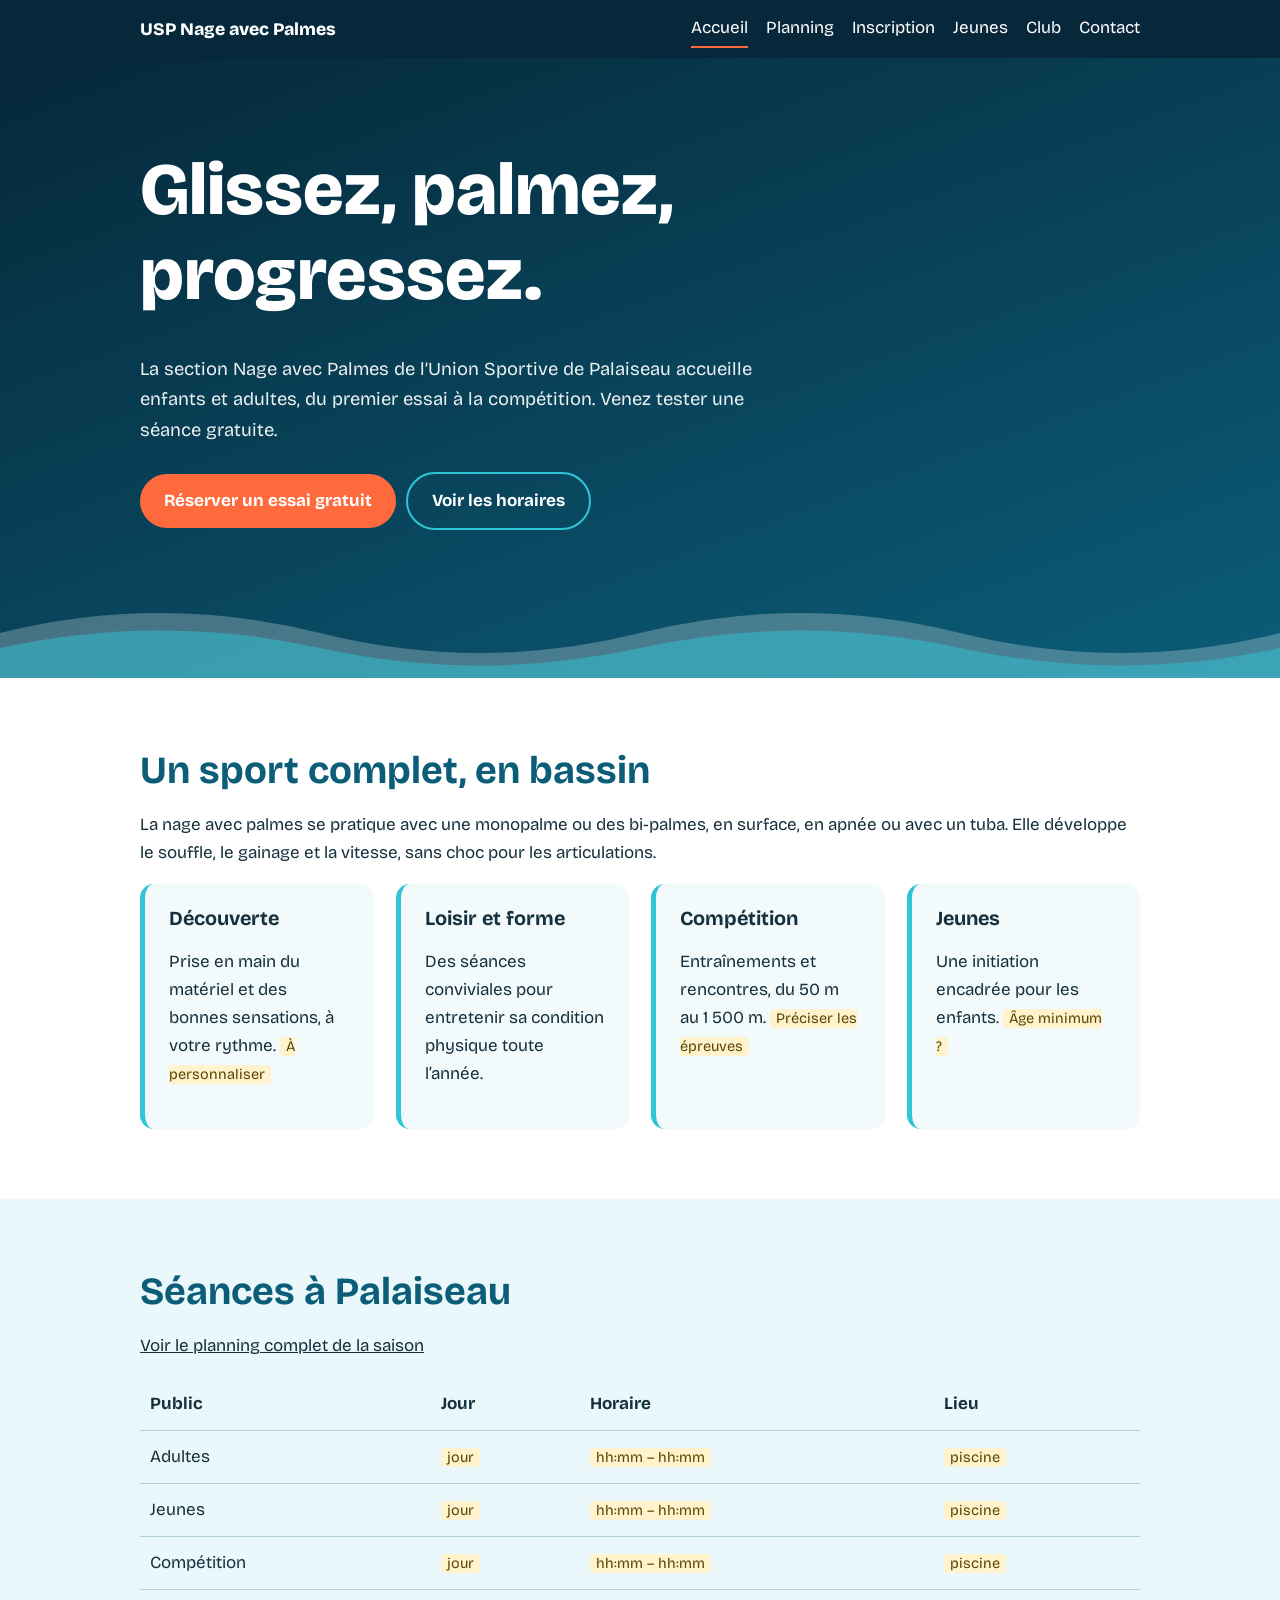
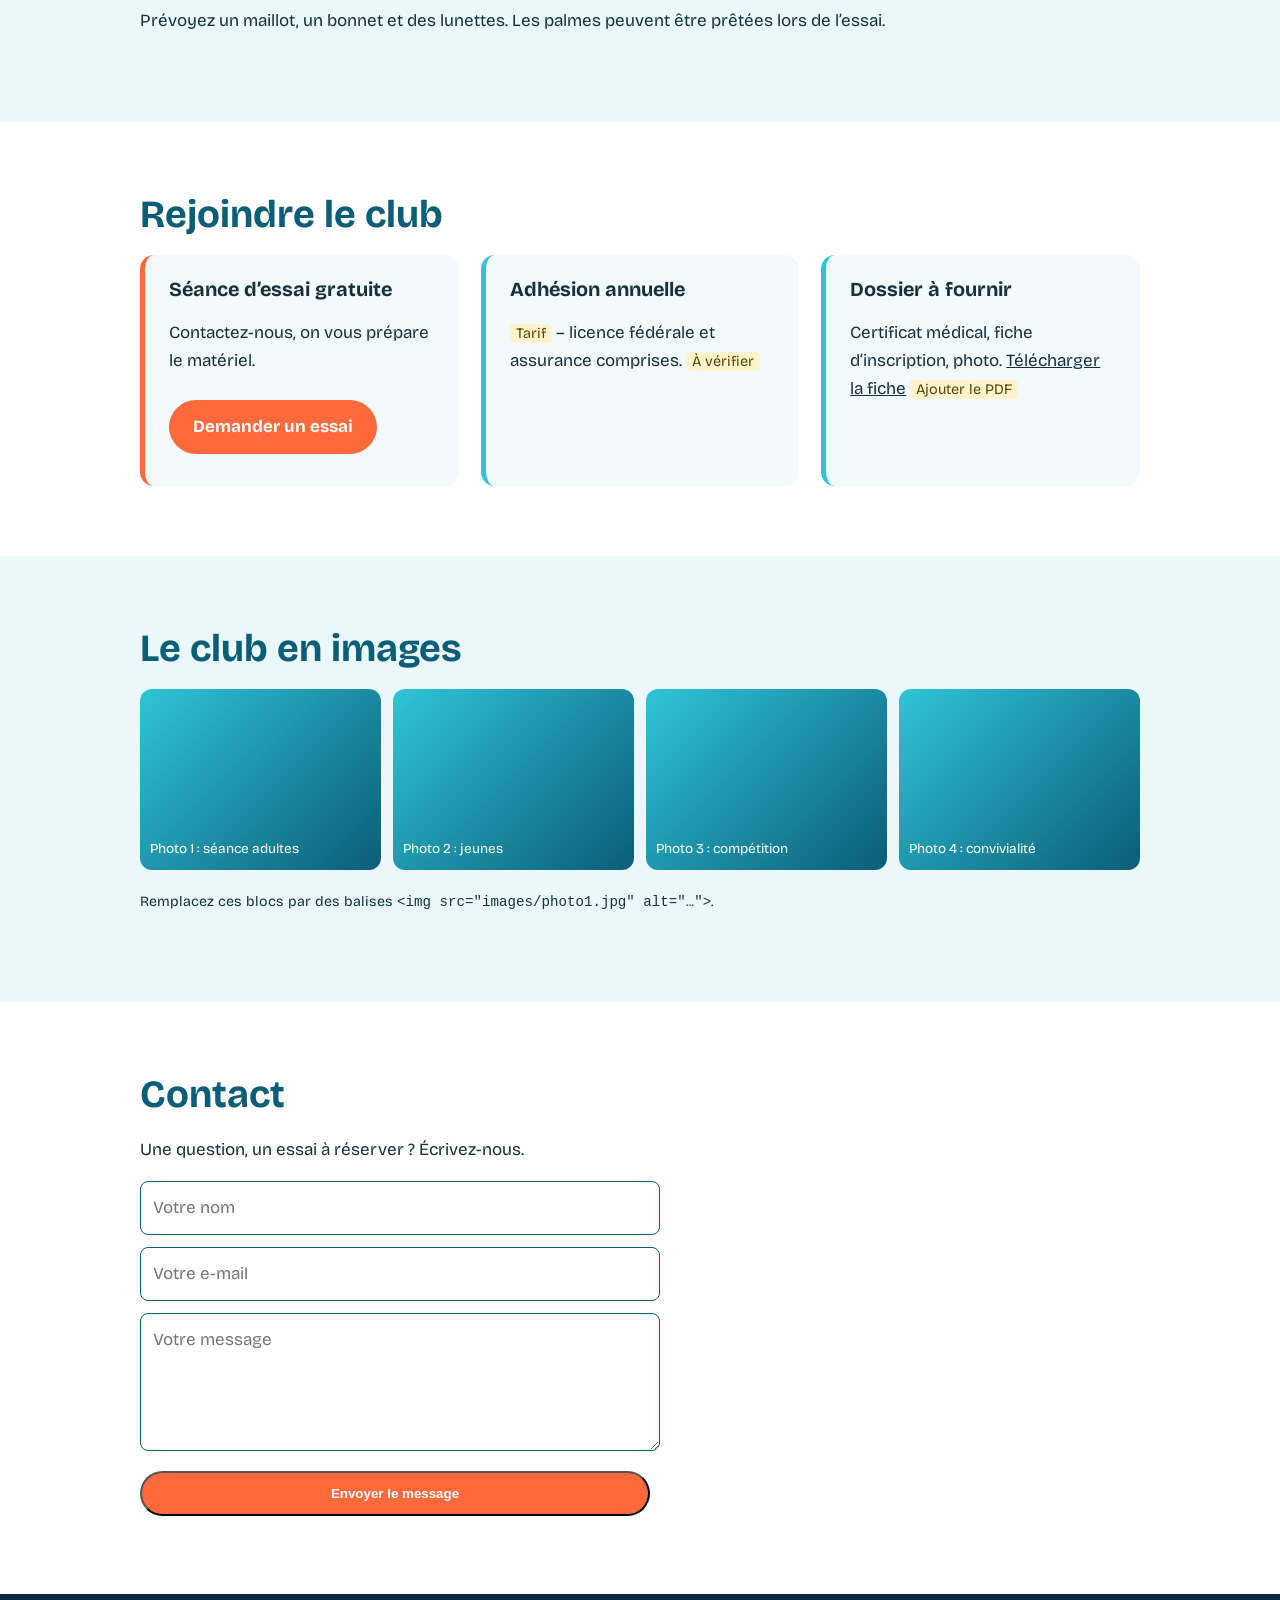
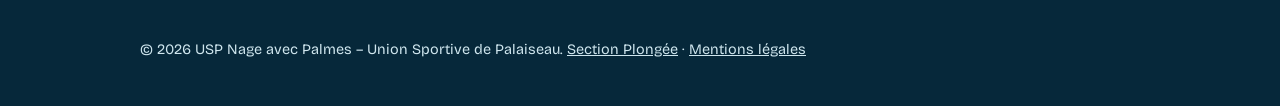
<file: index.html>
<!DOCTYPE html>
<html lang="fr">
<head>
<meta charset="utf-8">
<meta name="viewport" content="width=device-width, initial-scale=1">
<title>USP Nage avec Palmes – Palaiseau</title>
<meta name="description" content="Section Nage avec Palmes de l’Union Sportive de Palaiseau : découverte, loisir et compétition, enfants et adultes. Séance d’essai gratuite.">
<link rel="preconnect" href="https://fonts.googleapis.com">
<link rel="preconnect" href="https://fonts.gstatic.com" crossorigin>
<link rel="stylesheet" href="https://fonts.googleapis.com/css2?family=Bricolage+Grotesque:wght@400;700;800&display=swap">
<link rel="stylesheet" href="style.css">
</head>
<body>
<header><div class="wrap">
<a class="logo" href="index.html">USP Nage avec Palmes</a>
<nav aria-label="Navigation principale"><a href="index.html" aria-current="page">Accueil</a><a href="planning.html">Planning</a><a href="inscription.html">Inscription</a><a href="jeunes.html">Jeunes</a><a href="club.html">Club</a><a href="index.html#contact">Contact</a></nav></div></header>

<main id="top">
<div class="hero"><div class="wrap">
<h1>Glissez, palmez, progressez.</h1>
<p>La section Nage avec Palmes de l’Union Sportive de Palaiseau accueille enfants et adultes, du premier essai à la compétition. Venez tester une séance gratuite.</p>
<a class="btn" href="#contact">Réserver un essai gratuit</a><a class="btn alt" href="planning.html">Voir les horaires</a>
</div>
<svg class="waves" viewBox="0 0 1200 90" preserveAspectRatio="none" aria-hidden="true"><path fill="#ffffff" fill-opacity=".25" d="M0 45 Q75 5 150 45 T300 45 T450 45 T600 45 T750 45 T900 45 T1050 45 T1200 45 V90 H0Z"/><path fill="#2fc4d6" fill-opacity=".5" d="M0 60 Q75 25 150 60 T300 60 T450 60 T600 60 T750 60 T900 60 T1050 60 T1200 60 V90 H0Z"/></svg>
</div>

<section id="discipline"><div class="wrap">
<h2>Un sport complet, en bassin</h2>
<p>La nage avec palmes se pratique avec une monopalme ou des bi-palmes, en surface, en apnée ou avec un tuba. Elle développe le souffle, le gainage et la vitesse, sans choc pour les articulations.</p>
<div class="grid">
<div class="card"><h3>Découverte</h3><p>Prise en main du matériel et des bonnes sensations, à votre rythme. <span class="todo">À personnaliser</span></p></div>
<div class="card"><h3>Loisir et forme</h3><p>Des séances conviviales pour entretenir sa condition physique toute l’année.</p></div>
<div class="card"><h3>Compétition</h3><p>Entraînements et rencontres, du 50 m au 1 500 m. <span class="todo">Préciser les épreuves</span></p></div>
<div class="card"><h3>Jeunes</h3><p>Une initiation encadrée pour les enfants. <span class="todo">Âge minimum ?</span></p></div>
</div></div></section>

<section id="seances" class="alt"><div class="wrap">
<h2>Séances à Palaiseau</h2>
<p><a href="planning.html">Voir le planning complet de la saison</a></p>
<table>
<thead><tr><th>Public</th><th>Jour</th><th>Horaire</th><th>Lieu</th></tr></thead>
<tbody>
<tr><td>Adultes</td><td><span class="todo">jour</span></td><td><span class="todo">hh:mm – hh:mm</span></td><td><span class="todo">piscine</span></td></tr>
<tr><td>Jeunes</td><td><span class="todo">jour</span></td><td><span class="todo">hh:mm – hh:mm</span></td><td><span class="todo">piscine</span></td></tr>
<tr><td>Compétition</td><td><span class="todo">jour</span></td><td><span class="todo">hh:mm – hh:mm</span></td><td><span class="todo">piscine</span></td></tr>
</tbody></table>
<p>Prévoyez un maillot, un bonnet et des lunettes. Les palmes peuvent être prêtées lors de l’essai.</p>
</div></section>

<section id="tarifs"><div class="wrap">
<h2>Rejoindre le club</h2>
<div class="grid">
<div class="card big"><h3>Séance d’essai gratuite</h3><p>Contactez-nous, on vous prépare le matériel.</p><a class="btn" href="#contact">Demander un essai</a></div>
<div class="card"><h3>Adhésion annuelle</h3><p><span class="todo">Tarif</span> – licence fédérale et assurance comprises. <span class="todo">À vérifier</span></p></div>
<div class="card"><h3>Dossier à fournir</h3><p>Certificat médical, fiche d’inscription, photo. <a href="#">Télécharger la fiche</a> <span class="todo">Ajouter le PDF</span></p></div>
</div></div></section>

<section id="galerie" class="alt"><div class="wrap">
<h2>Le club en images</h2>
<div class="photos">
<div class="photo">Photo 1 : séance adultes</div><div class="photo">Photo 2 : jeunes</div>
<div class="photo">Photo 3 : compétition</div><div class="photo">Photo 4 : convivialité</div>
</div>
<p><small>Remplacez ces blocs par des balises <code>&lt;img src="images/photo1.jpg" alt="…"&gt;</code>.</small></p>
</div></section>

<section id="contact"><div class="wrap">
<h2>Contact</h2>
<p>Une question, un essai à réserver ? Écrivez-nous.</p>
<form action="https://formspree.io/f/VOTRE_ID" method="POST">
<input name="nom" placeholder="Votre nom" required aria-label="Nom">
<input type="email" name="email" placeholder="Votre e-mail" required aria-label="E-mail">
<textarea name="message" rows="4" placeholder="Votre message" required aria-label="Message"></textarea>
<button class="btn" type="submit">Envoyer le message</button>
</form>
</div></section>
</main>

<footer><div class="wrap">
<p>© 2026 USP Nage avec Palmes – Union Sportive de Palaiseau. <a href="https://www.usp-plongee.com">Section Plongée</a> · <a href="#">Mentions légales</a></p>
</div></footer>
</body>
</html>
</file>
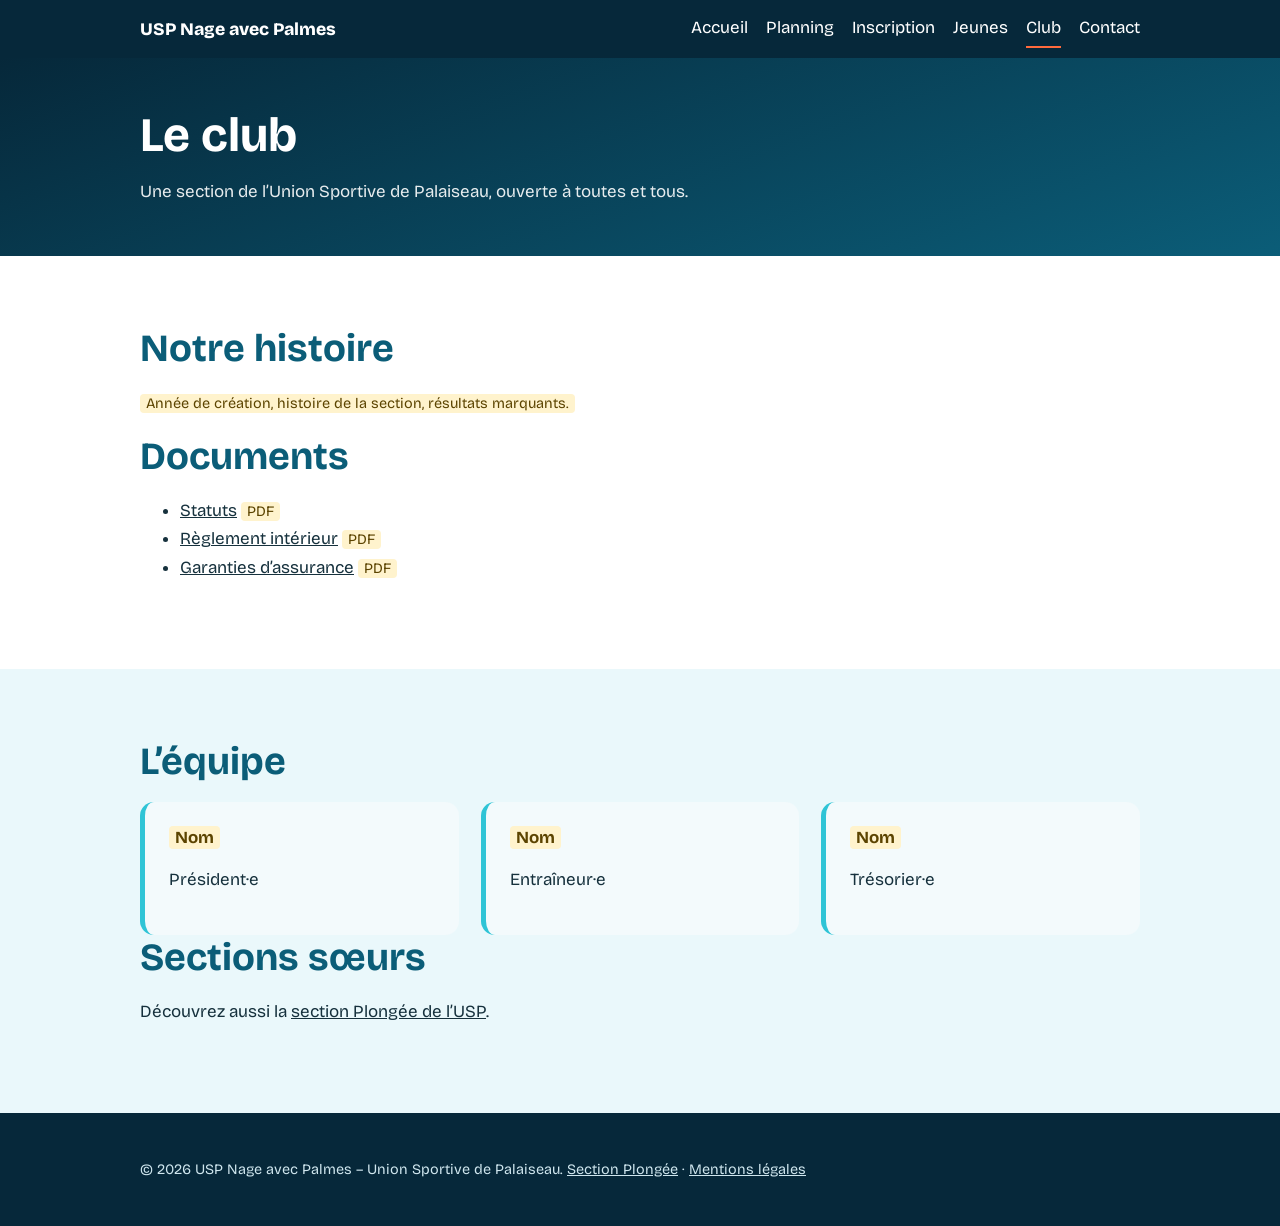
<file: club.html>
<!DOCTYPE html>
<html lang="fr">
<head>
<meta charset="utf-8">
<meta name="viewport" content="width=device-width, initial-scale=1">
<title>Le club – USP Nage avec Palmes</title>
<meta name="description" content="Une section de l’Union Sportive de Palaiseau, ouverte à toutes et tous.">
<link rel="preconnect" href="https://fonts.googleapis.com">
<link rel="preconnect" href="https://fonts.gstatic.com" crossorigin>
<link rel="stylesheet" href="https://fonts.googleapis.com/css2?family=Bricolage+Grotesque:wght@400;700;800&display=swap">
<link rel="stylesheet" href="style.css">
</head>
<body>
<header><div class="wrap">
<a class="logo" href="index.html">USP Nage avec Palmes</a>
<nav aria-label="Navigation principale"><a href="index.html">Accueil</a><a href="planning.html">Planning</a><a href="inscription.html">Inscription</a><a href="jeunes.html">Jeunes</a><a href="club.html" aria-current="page">Club</a><a href="index.html#contact">Contact</a></nav></div></header>
<main>
<div class="pagehead"><div class="wrap"><h1>Le club</h1><p>Une section de l’Union Sportive de Palaiseau, ouverte à toutes et tous.</p></div></div>
<section><div class="wrap">
<h2>Notre histoire</h2>
<p><span class="todo">Année de création, histoire de la section, résultats marquants.</span></p>
<h2>Documents</h2>
<ul><li><a href="#">Statuts</a> <span class="todo">PDF</span></li><li><a href="#">Règlement intérieur</a> <span class="todo">PDF</span></li><li><a href="#">Garanties d’assurance</a> <span class="todo">PDF</span></li></ul>
</div></section>
<section class="alt"><div class="wrap">
<h2>L’équipe</h2>
<div class="grid">
<div class="card"><h3><span class="todo">Nom</span></h3><p>Président·e</p></div>
<div class="card"><h3><span class="todo">Nom</span></h3><p>Entraîneur·e</p></div>
<div class="card"><h3><span class="todo">Nom</span></h3><p>Trésorier·e</p></div>
</div>
<h2>Sections sœurs</h2>
<p>Découvrez aussi la <a href="https://www.usp-plongee.com">section Plongée de l’USP</a>.</p>
</div></section>
</main>
<footer><div class="wrap">
<p>© 2026 USP Nage avec Palmes – Union Sportive de Palaiseau. <a href="https://www.usp-plongee.com">Section Plongée</a> · <a href="#">Mentions légales</a></p>
</div></footer>
</body>
</html>
</file>
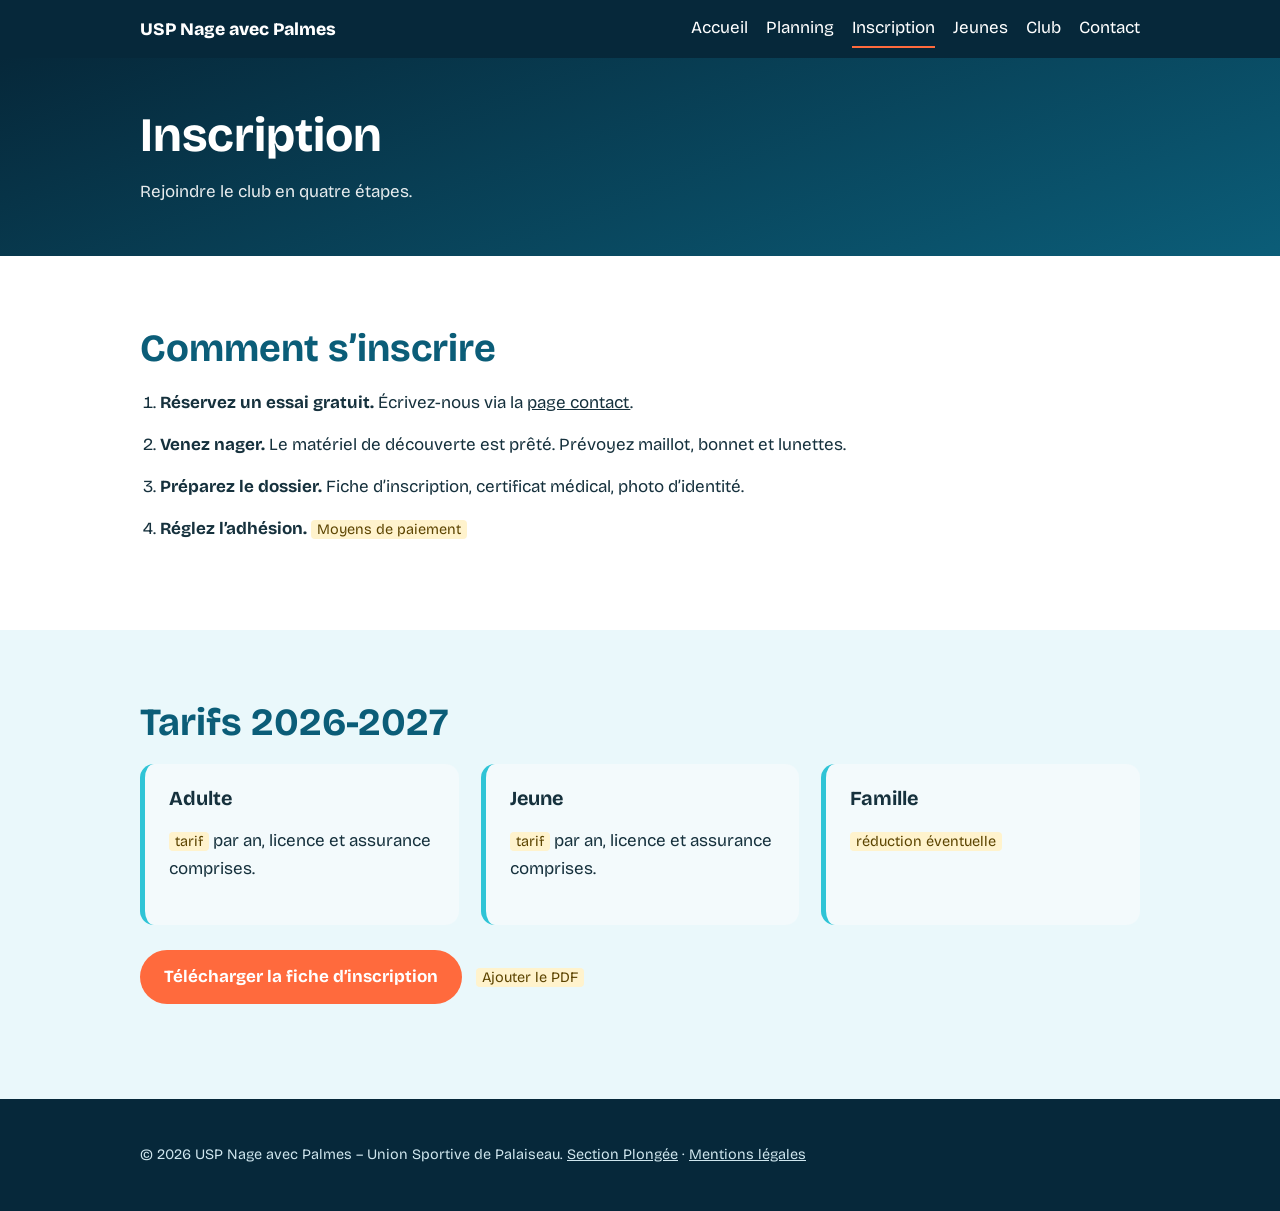
<file: inscription.html>
<!DOCTYPE html>
<html lang="fr">
<head>
<meta charset="utf-8">
<meta name="viewport" content="width=device-width, initial-scale=1">
<title>Inscription – USP Nage avec Palmes</title>
<meta name="description" content="Rejoindre le club en quatre étapes.">
<link rel="preconnect" href="https://fonts.googleapis.com">
<link rel="preconnect" href="https://fonts.gstatic.com" crossorigin>
<link rel="stylesheet" href="https://fonts.googleapis.com/css2?family=Bricolage+Grotesque:wght@400;700;800&display=swap">
<link rel="stylesheet" href="style.css">
</head>
<body>
<header><div class="wrap">
<a class="logo" href="index.html">USP Nage avec Palmes</a>
<nav aria-label="Navigation principale"><a href="index.html">Accueil</a><a href="planning.html">Planning</a><a href="inscription.html" aria-current="page">Inscription</a><a href="jeunes.html">Jeunes</a><a href="club.html">Club</a><a href="index.html#contact">Contact</a></nav></div></header>
<main>
<div class="pagehead"><div class="wrap"><h1>Inscription</h1><p>Rejoindre le club en quatre étapes.</p></div></div>
<section><div class="wrap">
<h2>Comment s’inscrire</h2>
<ol class="steps">
<li><b>Réservez un essai gratuit.</b> Écrivez-nous via la <a href="index.html#contact">page contact</a>.</li>
<li><b>Venez nager.</b> Le matériel de découverte est prêté. Prévoyez maillot, bonnet et lunettes.</li>
<li><b>Préparez le dossier.</b> Fiche d’inscription, certificat médical, photo d’identité.</li>
<li><b>Réglez l’adhésion.</b> <span class="todo">Moyens de paiement</span></li>
</ol></div></section>
<section class="alt"><div class="wrap">
<h2>Tarifs 2026-2027</h2>
<div class="grid">
<div class="card"><h3>Adulte</h3><p><span class="todo">tarif</span> par an, licence et assurance comprises.</p></div>
<div class="card"><h3>Jeune</h3><p><span class="todo">tarif</span> par an, licence et assurance comprises.</p></div>
<div class="card"><h3>Famille</h3><p><span class="todo">réduction éventuelle</span></p></div>
</div>
<p><a class="btn" href="#">Télécharger la fiche d’inscription</a> <span class="todo">Ajouter le PDF</span></p>
</div></section>
</main>
<footer><div class="wrap">
<p>© 2026 USP Nage avec Palmes – Union Sportive de Palaiseau. <a href="https://www.usp-plongee.com">Section Plongée</a> · <a href="#">Mentions légales</a></p>
</div></footer>
</body>
</html>
</file>
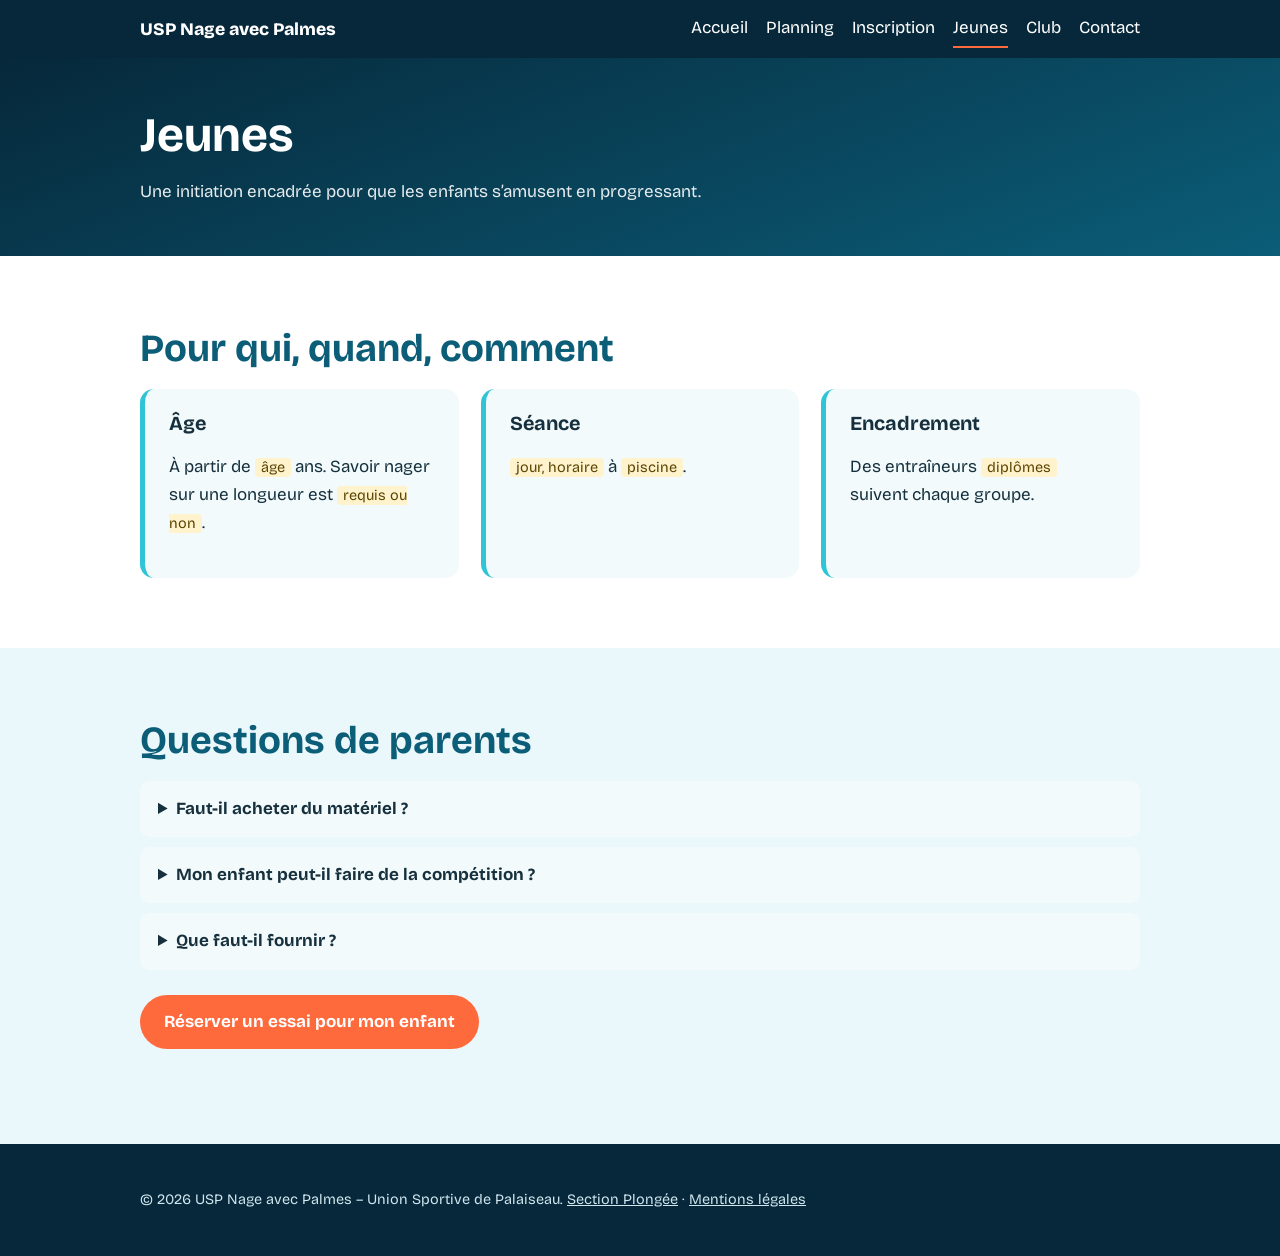
<file: jeunes.html>
<!DOCTYPE html>
<html lang="fr">
<head>
<meta charset="utf-8">
<meta name="viewport" content="width=device-width, initial-scale=1">
<title>Jeunes – USP Nage avec Palmes</title>
<meta name="description" content="Une initiation encadrée pour que les enfants s’amusent en progressant.">
<link rel="preconnect" href="https://fonts.googleapis.com">
<link rel="preconnect" href="https://fonts.gstatic.com" crossorigin>
<link rel="stylesheet" href="https://fonts.googleapis.com/css2?family=Bricolage+Grotesque:wght@400;700;800&display=swap">
<link rel="stylesheet" href="style.css">
</head>
<body>
<header><div class="wrap">
<a class="logo" href="index.html">USP Nage avec Palmes</a>
<nav aria-label="Navigation principale"><a href="index.html">Accueil</a><a href="planning.html">Planning</a><a href="inscription.html">Inscription</a><a href="jeunes.html" aria-current="page">Jeunes</a><a href="club.html">Club</a><a href="index.html#contact">Contact</a></nav></div></header>
<main>
<div class="pagehead"><div class="wrap"><h1>Jeunes</h1><p>Une initiation encadrée pour que les enfants s’amusent en progressant.</p></div></div>
<section><div class="wrap">
<h2>Pour qui, quand, comment</h2>
<div class="grid">
<div class="card"><h3>Âge</h3><p>À partir de <span class="todo">âge</span> ans. Savoir nager sur une longueur est <span class="todo">requis ou non</span>.</p></div>
<div class="card"><h3>Séance</h3><p><span class="todo">jour, horaire</span> à <span class="todo">piscine</span>.</p></div>
<div class="card"><h3>Encadrement</h3><p>Des entraîneurs <span class="todo">diplômes</span> suivent chaque groupe.</p></div>
</div></div></section>
<section class="alt"><div class="wrap">
<h2>Questions de parents</h2>
<details><summary>Faut-il acheter du matériel ?</summary><p>Non pour l’essai : le club prête les palmes. <span class="todo">Préciser pour l’année</span></p></details>
<details><summary>Mon enfant peut-il faire de la compétition ?</summary><p>Oui, s’il le souhaite, avec des rencontres adaptées à son âge. <span class="todo">à compléter</span></p></details>
<details><summary>Que faut-il fournir ?</summary><p>Un certificat médical et la fiche d’inscription, voir la page <a href="inscription.html">Inscription</a>.</p></details>
<p><a class="btn" href="index.html#contact">Réserver un essai pour mon enfant</a></p>
</div></section>
</main>
<footer><div class="wrap">
<p>© 2026 USP Nage avec Palmes – Union Sportive de Palaiseau. <a href="https://www.usp-plongee.com">Section Plongée</a> · <a href="#">Mentions légales</a></p>
</div></footer>
</body>
</html>
</file>
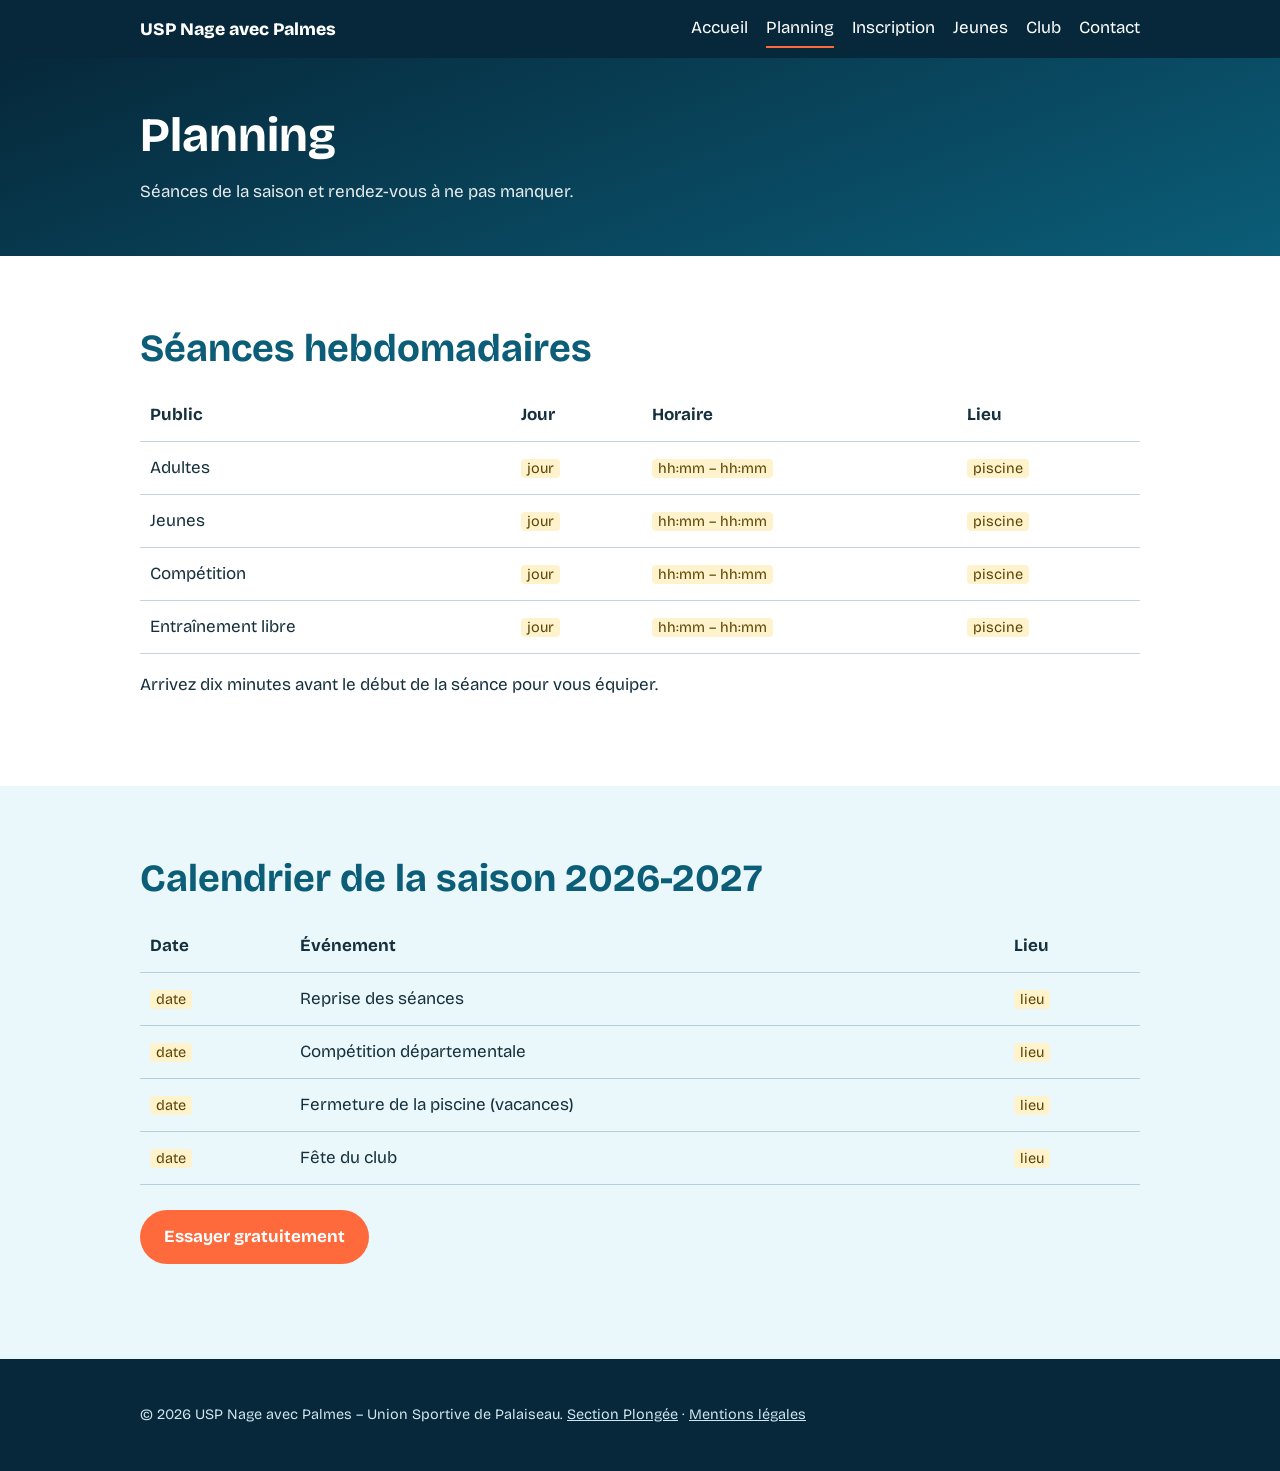
<file: planning.html>
<!DOCTYPE html>
<html lang="fr">
<head>
<meta charset="utf-8">
<meta name="viewport" content="width=device-width, initial-scale=1">
<title>Planning – USP Nage avec Palmes</title>
<meta name="description" content="Séances de la saison et rendez-vous à ne pas manquer.">
<link rel="preconnect" href="https://fonts.googleapis.com">
<link rel="preconnect" href="https://fonts.gstatic.com" crossorigin>
<link rel="stylesheet" href="https://fonts.googleapis.com/css2?family=Bricolage+Grotesque:wght@400;700;800&display=swap">
<link rel="stylesheet" href="style.css">
</head>
<body>
<header><div class="wrap">
<a class="logo" href="index.html">USP Nage avec Palmes</a>
<nav aria-label="Navigation principale"><a href="index.html">Accueil</a><a href="planning.html" aria-current="page">Planning</a><a href="inscription.html">Inscription</a><a href="jeunes.html">Jeunes</a><a href="club.html">Club</a><a href="index.html#contact">Contact</a></nav></div></header>
<main>
<div class="pagehead"><div class="wrap"><h1>Planning</h1><p>Séances de la saison et rendez-vous à ne pas manquer.</p></div></div>
<section><div class="wrap">
<h2>Séances hebdomadaires</h2>
<table><thead><tr><th>Public</th><th>Jour</th><th>Horaire</th><th>Lieu</th></tr></thead><tbody>
<tr><td>Adultes</td><td><span class="todo">jour</span></td><td><span class="todo">hh:mm – hh:mm</span></td><td><span class="todo">piscine</span></td></tr>
<tr><td>Jeunes</td><td><span class="todo">jour</span></td><td><span class="todo">hh:mm – hh:mm</span></td><td><span class="todo">piscine</span></td></tr>
<tr><td>Compétition</td><td><span class="todo">jour</span></td><td><span class="todo">hh:mm – hh:mm</span></td><td><span class="todo">piscine</span></td></tr>
<tr><td>Entraînement libre</td><td><span class="todo">jour</span></td><td><span class="todo">hh:mm – hh:mm</span></td><td><span class="todo">piscine</span></td></tr>
</tbody></table>
<p>Arrivez dix minutes avant le début de la séance pour vous équiper.</p></div></section>
<section class="alt"><div class="wrap">
<h2>Calendrier de la saison 2026-2027</h2>
<table><thead><tr><th>Date</th><th>Événement</th><th>Lieu</th></tr></thead><tbody>
<tr><td><span class="todo">date</span></td><td>Reprise des séances</td><td><span class="todo">lieu</span></td></tr>
<tr><td><span class="todo">date</span></td><td>Compétition départementale</td><td><span class="todo">lieu</span></td></tr>
<tr><td><span class="todo">date</span></td><td>Fermeture de la piscine (vacances)</td><td><span class="todo">lieu</span></td></tr>
<tr><td><span class="todo">date</span></td><td>Fête du club</td><td><span class="todo">lieu</span></td></tr>
</tbody></table>
<p><a class="btn" href="inscription.html">Essayer gratuitement</a></p></div></section>
</main>
<footer><div class="wrap">
<p>© 2026 USP Nage avec Palmes – Union Sportive de Palaiseau. <a href="https://www.usp-plongee.com">Section Plongée</a> · <a href="#">Mentions légales</a></p>
</div></footer>
</body>
</html>
</file>
<file: style.css>
:root{--ink:#06283a;--sea:#0b5d78;--aqua:#2fc4d6;--foam:#eaf8fb;--fin:#ff6a3d;--txt:#16313d;--bg:#fff;--card:#f3fafc}
@media(prefers-color-scheme:dark){:root{--bg:#07202c;--txt:#dcecf1;--card:#0c3042;--foam:#0c3042}}
*{box-sizing:border-box}html{scroll-behavior:smooth}
body{margin:0;font:17px/1.65 "Bricolage Grotesque",system-ui,sans-serif;color:var(--txt);background:var(--bg)}
a{color:inherit}h1,h2,h3{line-height:1.15;margin:0 0 .5em}
.wrap{max-width:1040px;margin:auto;padding:0 20px}
header{position:sticky;top:0;z-index:5;background:var(--ink);color:#fff}
header .wrap{display:flex;align-items:center;justify-content:space-between;gap:16px;padding-top:10px;padding-bottom:10px}
.logo{font-weight:800;text-decoration:none;font-size:1.1rem}
nav{display:flex;gap:18px;overflow-x:auto;white-space:nowrap}
nav a{text-decoration:none;padding:4px 0;border-bottom:2px solid transparent}
nav a:hover,nav a:focus-visible{border-color:var(--aqua)}
.hero{background:linear-gradient(160deg,var(--ink),var(--sea));color:#fff;padding:90px 0 0;position:relative}
.hero h1{font-size:clamp(2.4rem,7vw,4.6rem);font-weight:800;max-width:14ch}
.hero p{max-width:52ch;font-size:1.15rem;opacity:.92}
.btn{display:inline-block;background:var(--fin);color:#fff;padding:13px 24px;border-radius:999px;font-weight:700;text-decoration:none;margin:8px 10px 8px 0}
.btn.alt{background:transparent;border:2px solid var(--aqua)}
.btn:focus-visible,a:focus-visible,input:focus-visible,textarea:focus-visible{outline:3px solid var(--aqua);outline-offset:2px}
.waves{display:block;width:200%;height:90px;margin-top:50px;animation:drift 14s linear infinite}
@keyframes drift{to{transform:translateX(-50%)}}
@media(prefers-reduced-motion:reduce){.waves{animation:none}}
section{padding:70px 0}section.alt{background:var(--foam)}
h2{font-size:clamp(1.7rem,4vw,2.4rem);color:var(--sea)}
@media(prefers-color-scheme:dark){h2{color:var(--aqua)}}
.grid{display:grid;gap:22px;grid-template-columns:repeat(auto-fit,minmax(230px,1fr))}
.card{background:var(--card);padding:24px;border-radius:14px;border-left:5px solid var(--aqua)}
.card.big{border-left-color:var(--fin)}
table{width:100%;border-collapse:collapse}
th,td{text-align:left;padding:12px 10px;border-bottom:1px solid rgba(11,93,120,.25)}
.photos{display:grid;gap:12px;grid-template-columns:repeat(auto-fit,minmax(200px,1fr))}
.photo{aspect-ratio:4/3;border-radius:12px;background:linear-gradient(135deg,var(--aqua),var(--sea));display:flex;align-items:end;padding:10px;color:#fff;font-size:.85rem}
form{display:grid;gap:12px;max-width:520px}
input,textarea{font:inherit;padding:12px;border:1px solid var(--sea);border-radius:8px;background:var(--bg);color:var(--txt)}
footer{background:var(--ink);color:#cfe6ee;padding:30px 0;font-size:.9rem}
.todo{background:#fff3cd;color:#5c4400;padding:1px 6px;border-radius:4px;font-size:.85em}
.pagehead{background:linear-gradient(160deg,var(--ink),var(--sea));color:#fff;padding:50px 0}
.pagehead h1{font-size:clamp(2rem,5vw,3rem);margin:0 0 .3em}.pagehead p{margin:0;opacity:.9;max-width:55ch}
nav a[aria-current]{border-color:var(--fin)}
.steps{padding-left:1.2em}.steps li{margin-bottom:14px}
details{background:var(--card);border-radius:10px;padding:14px 18px;margin-bottom:10px}
summary{cursor:pointer;font-weight:700}
</file>
